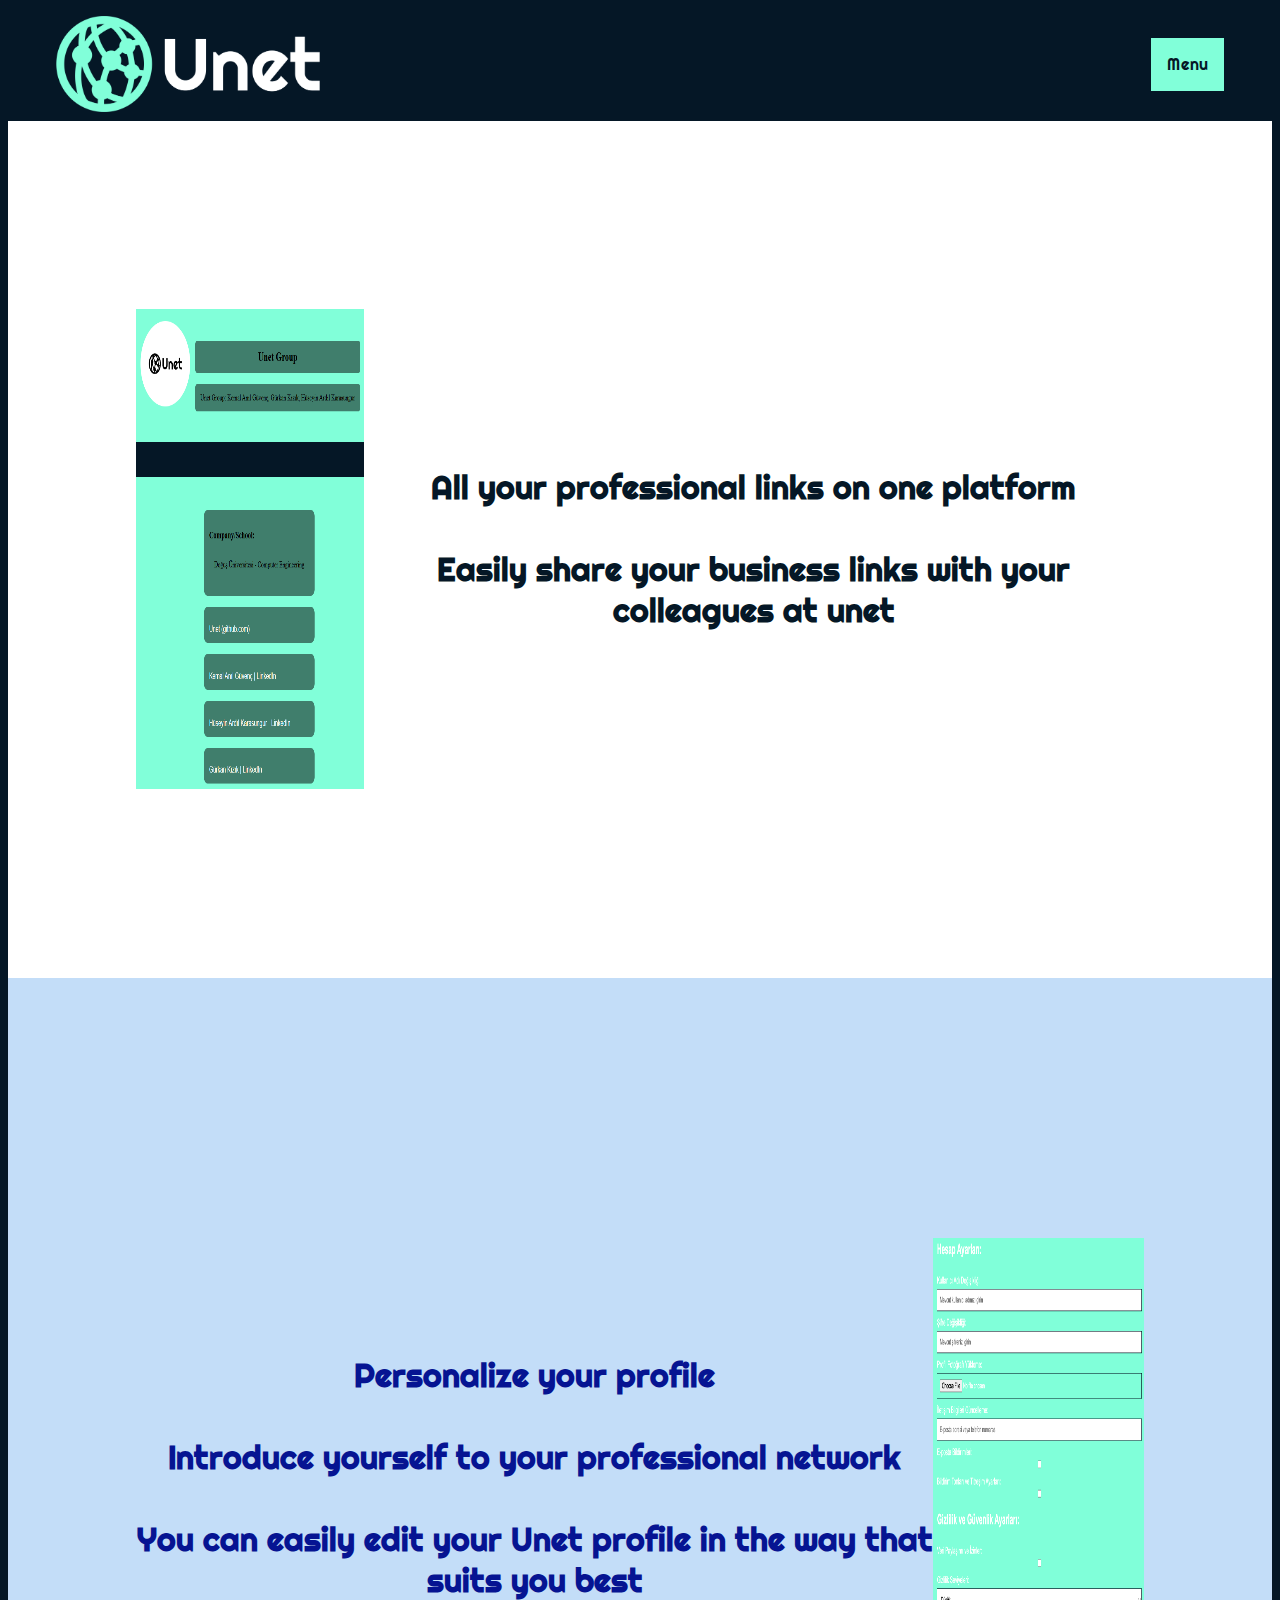
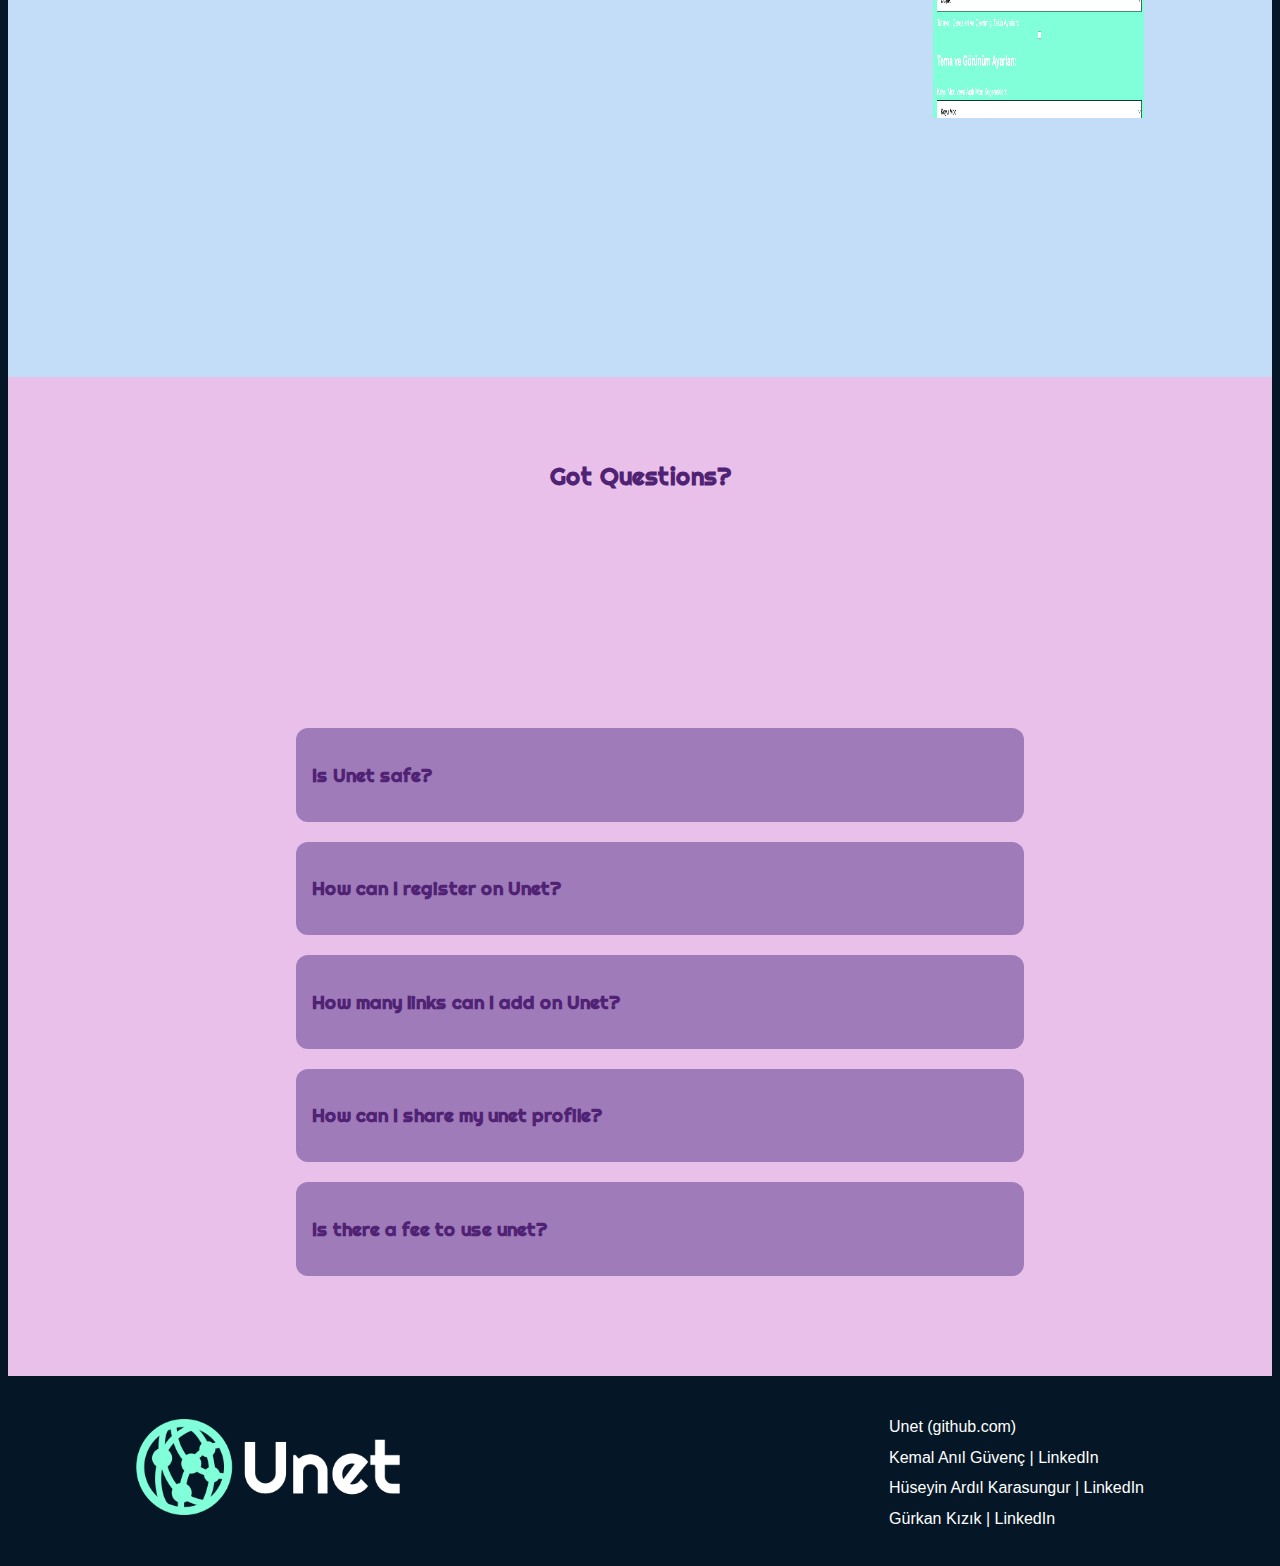
<file: html/index.html>
<html lang="en">

<head>
    <title>Unet | Welcome</title>
    <link rel="icon" href="../img/unet-favicon.png">
    <link rel="stylesheet" href="../css/index.css">
    <link href='https://fonts.googleapis.com/css?family=Righteous' rel='stylesheet'>
    <script src="../js/accordion.js"></script>
</head>

<body>
    <div class="header-container">
        <div class="logo-container">
            <img class="logo" src="../img/logo-no-background.png" />
        </div>
        <div class="dropdown">
            <button class="dropbtn">Menu</button>
            <div class="dropdown-content">
                <a href="logIn.html">Log In</a>
                <a href="register.html">Register</a>
                <a href="profile.html">Profile</a>
            </div>
        </div>
    </div>
    <div class="first-body frame">
        <div>
            <img class="brand-image" src="../img/profile.png">
        </div>
        <div>
            <h1 class="first-body-header">
                All your professional links on one platform <br> <br>
                Easily share your business links with your colleagues at unet
            </h1>
        </div>
    </div>
    <div class="second-body frame">
        <h1 class="second-body-header">
            Personalize your profile<br> <br>
            Introduce yourself to your professional network<br> <br>
            You can easily edit your Unet profile in the way that suits you best
        </h1>
        <div>
            <img class="brand-image" src="../img/settings.png">
        </div>
    </div>
    <div class="third-body frame">
        <h2 class="third-body-header">
            Got Questions?
        </h2>
        <div>
            <ul class="faq">
                <li onclick="accordion('answer1')">
                    <h3 class="title">
                        Is Unet safe?
                    </h3>
                    <div id="answer1" class="hide">
                        <p>
                            Unet uses encryption method to secure your data.
                        </p>
                    </div>
                </li>
                <li onclick="accordion('answer2')">
                    <h3>
                        How can I register on Unet?
                    </h3>
                    <div id="answer2" class="hide">
                        <p>
                            You can easily sign up with your username, e-mail, and password from the "Sign Up" button
                            above.
                        </p>
                    </div>
                </li>
                <li onclick="accordion('answer3')">
                    <h3>
                        How many links can I add on Unet?
                    </h3>
                    <div id="answer3" class="hide">
                        <p>
                            The number of links you can add is currently 4 links, but it will increase in future
                            versions.
                        </p>
                    </div>
                </li>
                <li onclick="accordion('answer4')">
                    <h3>
                        How can I share my unet profile?
                    </h3>
                    <div id="answer4" class="hide">
                        <p>
                            You can easily share your account with anyone you want by sharing the URL of your account
                            page.
                        </p>
                    </div>
                </li>
                <li onclick="accordion('answer5')">
                    <h3>
                        Is there a fee to use unet?
                    </h3>
                    <div id="answer5" class="hide">
                        <p>
                            Using Unet is completely free.
                        </p>
                    </div>
                </li>
            </ul>
        </div>
    </div>
    <div class="bottom-container frame">
        <div>
            <img class="bottom-logo" src="../img/logo-no-background.png" />
        </div>
        <div class="link-container">
            <a href="https://github.com/Unet-Your-Network">Unet (github.com)</a>
            <a href="https://www.linkedin.com/in/kemal-anil-guvenc/">
                Kemal Anıl Güvenç | LinkedIn
            </a>
            <a href="https://www.linkedin.com/in/huseyinardilkarasungur/">
                Hüseyin Ardıl Karasungur | LinkedIn
            </a>
            <a href="https://www.linkedin.com/in/gurkankizik/">
                Gürkan Kızık | LinkedIn
            </a>
        </div>
    </div>
</body>

</html>
</file>
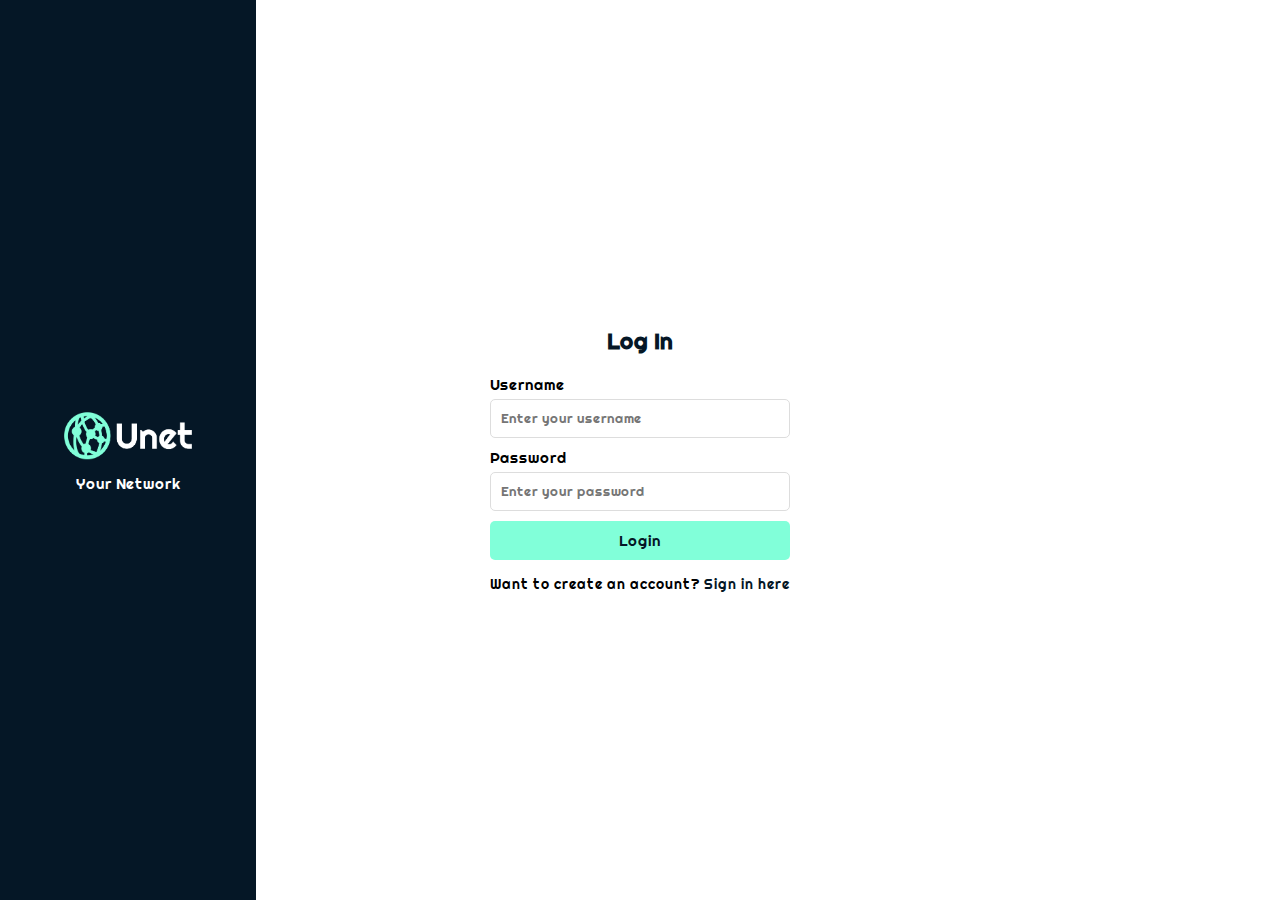
<file: html/logIn.html>
<html>

<head>
  <title>Unet | Login</title>
  <link rel="icon" href="../img/unet-favicon.png">
  <link href='https://fonts.googleapis.com/css?family=Righteous' rel='stylesheet'>
  <link rel="stylesheet" type="text/css" href="../css/logIn.css" />
  <script src="../js/router.js"></script>
</head>

<body>
  <div class="split left">
    <div class="centered">
      <a href="index.html"><img style="width: 100%" ; src="../img/logo-no-background.png" alt="logo"></a>
      <p style="color:white" ;>Your Network</p>
    </div>
  </div>

  <div class="container">
    <div class="card">
      <h2>Log In</h2>
      <form>
        <label for="username">Username</label>
        <input type="text" id="username" placeholder="Enter your username">

        <label for="password">Password</label>
        <input type="password" id="password" placeholder="Enter your password">

        <button type="button" onclick="toProfile()">Login</button>
      </form>
      <div class="switch">Want to create an account? <a href="register.html">Sign in here</a></div>
    </div>
  </div>
</body>

</html>
</file>
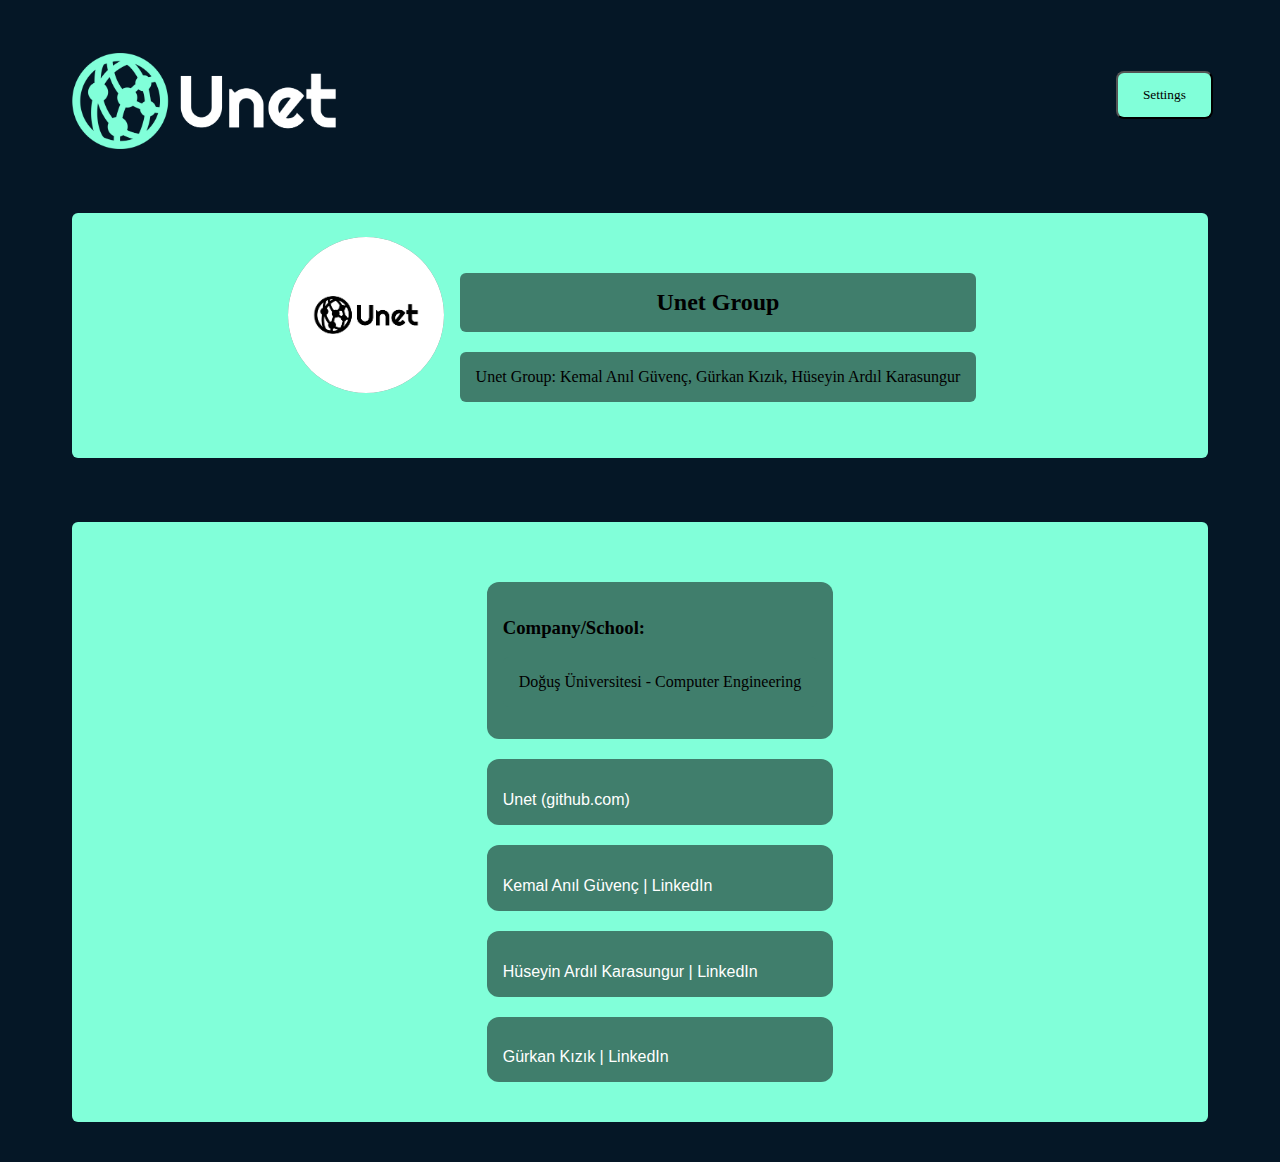
<file: html/profile.html>
<html>

<head>
    <title> Unet | Profile </title>
    <link rel="icon" href="../img/unet-favicon.png">
    <link rel="stylesheet" href="../css/profile.css">
    <script src="../js/router.js"></script>
</head>

<body>
    <div class="header">
        <div class="logo-container">
            <a href="index.html">
                <img class="logo" src="../img/logo-no-background.png" />
            </a>
        </div>
        <div class="button-container">
            <button type="button" onclick="toSettings()">
                Settings
            </button>
        </div>
    </div>
    <div class="container info">
        <img class="avatar" src="../img/logo-black.png">
        <div class="info-container">
            <h2>Unet Group</h2>
            <p>
                Unet Group:
                Kemal Anıl Güvenç,
                Gürkan Kızık,
                Hüseyin Ardıl Karasungur
            </p>
        </div>
    </div>
    <div class="container">
        <ul>
            <li>
                <h3>
                    Company/School:
                </h3>
                <p>
                    Doğuş Üniversitesi - Computer Engineering
                </p>
            </li>
            <li>
                <a class="unet-github-com" href="https://github.com/Unet-Your-Network">Unet (github.com)</a>
            </li>
            <li>
                <a class="kemal-an-l-g-ven-linked-in" href="https://www.linkedin.com/in/kemal-anil-guvenc/">
                    Kemal Anıl Güvenç | LinkedIn
                </a>
            </li>
            <li>
                <a class="h-seyin-ard-l-karasungur-linked-in"
                    href="https://www.linkedin.com/in/huseyinardilkarasungur/">
                    Hüseyin Ardıl Karasungur | LinkedIn
                </a>
            </li>
            <li>
                <a class="g-rkan-k-z-k-linked-in" href="https://www.linkedin.com/in/gurkankizik/">
                    Gürkan Kızık | LinkedIn
                </a>
            </li>
        </ul>
    </div>
</body>

</html>
</file>
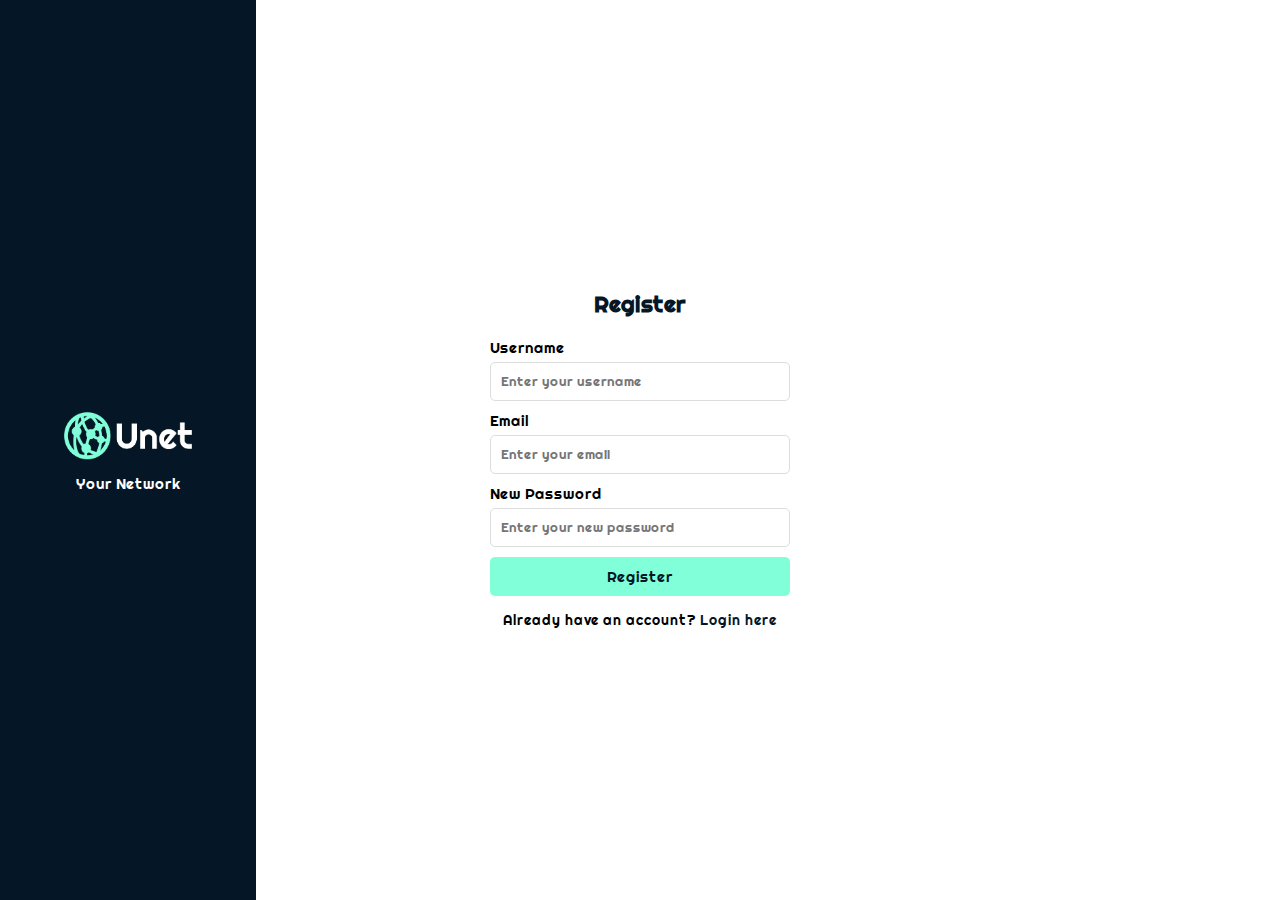
<file: html/register.html>
<html>

<head>
  <title>Unet | Register</title>
  <link rel="icon" href="../img/unet-favicon.png">
  <link href='https://fonts.googleapis.com/css?family=Righteous' rel='stylesheet'>
  <link rel="stylesheet" type="text/css" href="../css/register.css" />
  <script src="../js/router.js"></script>
</head>

<body>
  <div class="split left">
    <div class="centered">
      <a href="index.html"><img style="width: 100%" ; src="../img/logo-no-background.png" alt="logo"></a>
      <p style="color:white" ;>Your Network</p>
    </div>
  </div>

  <div class="container">
    <div class="card">
      <h2>Register</h2>
      <form>
        <label for="username">Username</label>
        <input type="text" id="username" placeholder="Enter your username">

        <label for="email">Email</label>
        <input type="email" id="email" placeholder="Enter your email">

        <label for="new-password">New Password</label>
        <input type="password" id="new-password" placeholder="Enter your new password">

        <button type="button" onclick="toProfile()">Register</button>
      </form>
      <div class="switch">Already have an account? <a href=logIn.html>Login here</a></div>
    </div>
  </div>
</body>

</html>
</file>
<file: css/index.css>
* {
    box-sizing: border-box;
    outline: none;
    font-family: 'Righteous';
}

html {
    overflow-y: scroll;
}

h1 {
    text-align: center;
    font: 700 48px;
    width: auto;
    justify-content: center;
}

h2 {
    text-align: center;
    font: 700 36px;
    justify-content: center;
}

h3 {
    font: 700 30px;
    justify-content: center;
}

p {
    font: 22px;
    justify-content: center;
}

a {
    color: #ffffff;
    font: 400 16px 'Inter', sans-serif;
    display: flex;
    text-align: left;
    align-items: center;
    font-weight: 256px;
    margin-top: 5%;
}

img {
    max-width: 100%;
    width: max-content;
}

body {
    background: #051726;
    display: flex;
    flex-direction: column;
    height: 350vh;
}

div {
    display: flex;
}

.frame {
    padding: 64 128px;
    width: 100%;
    align-items: center;
    position: relative;
    flex-direction: row;
    justify-content: space-between;
    overflow: hidden;
}

.header-container {
    padding: 0 48px;
    position: -webkit-sticky;
    position: sticky;
    top: 0;
    display: flex;
    align-items: center;
    justify-content: space-between;
    width: 100%;
    flex-direction: row;
    height: 4%;
    background: #051726;
    z-index: 1;
}

.first-body {
    height: 30%;
    background: #ffffff;
}

.second-body {
    height: 35%;
    background: #c3ddf8;
}

.third-body {
    flex-direction: column;
    height: 35%;
    background: #e9c0e9;
    gap: 10px;
}

.bottom-container {
    height: 6%;
    background: #051726;
}

.first-body-header {
    color: #051726;
}

.second-body-header {
    color: #061492;

}

.third-body-header {
    color: #502274;
}

ul {
    padding: auto;
    list-style-type: none;
}

ul li {
    padding: 16;
    width: 728px;
    background: #9f7bb9;
    color: #502274;
    margin-bottom: 20px;
    border-radius: 12px;
}

.hide {
    display: none !important
}

.show {
    display: block !important;
}

.button-container {
    display: flex;
    align-content: center;
    flex-direction: row;
}

a.button:link,
a.button:visited {
    border-radius: 8px;
    background-color: #81FFD9;
    color: black;
    margin: 5%;
    padding: 14px 25px;
    text-align: center;
    text-decoration: none;
    display: inline-block;
}

a.button:hover,
a.button:active {
    background-color: #3fc19a;
}

div.logo-container {
    align-items: center;
}

.logo {
    width: 264px;
    height: 96px;
}

.brand-image {
    width: 270;
    height: 480;
}

.bottom-logo {
    width: 264px;
    height: 96px;
}

a:link,
a:visited {
    text-decoration: none;
}

a:hover,
a:active {
    color: #81FFD9;
    text-decoration: underline;
}

.link-container {
    width: auto;
    align-content: center;
    justify-content: flex-start;
    flex-direction: column;
}

/*Dropdown Menu*/

.dropbtn {
    background-color: #81FFD9;
    color: #051726;
    padding: 16px;
    font-size: 16px;
    border: none;
    cursor: pointer;
}

/* The container <div> - needed to position the dropdown content */
.dropdown {
    position: relative;
    display: inline-block;
}

/* Dropdown Content (Hidden by Default) */
.dropdown-content {
    display: none;
    position: absolute;
    background-color: #f9f9f9;
    min-width: 160px;
    box-shadow: 0px 8px 16px 0px rgba(0, 0, 0, 0.2);
    z-index: 1;
}

/* Links inside the dropdown */
.dropdown-content a {
    color: black;
    padding: 12px 16px;
    text-decoration: none;
    display: block;
    font-family: 'Righteous';
}

/* Change color of dropdown links on hover */
.dropdown-content a:hover {
    background-color: #f1f1f1
}

/* Show the dropdown menu on hover */
.dropdown:hover .dropdown-content {
    display: block;
}

/* Change the background color of the dropdown button when the dropdown content is shown */
.dropdown:hover .dropbtn {
    background-color: #81FFD9;
}
</file>
<file: css/logIn.css>
.split {
  height: 100%;
  position: fixed;
  z-index: 1;
  top: 0;
  overflow-x: hidden;
  padding-top: 20px;
}

.left {
  left: 0;
  background-color: #051726;
  width: 20%;
}

.right {
  right: 0;
  background-color: white;
  width: 80%;
}

.centered {
  position: absolute;
  top: 50%;
  left: 50%;
  transform: translate(-50%, -50%);
  text-align: center;
}

body {
  font-family: 'Righteous';
  font-size: 15px;
  margin: 0;
  padding: 0;
}

.container {
  display: flex;
  justify-content: center;
  align-items: center;
  height: 100vh;
}

.card {
  width: 300px;
  background-color: #fff;
  padding: 20px;
  border-radius: 10px;
  /*box-shadow: 0 4px 8px rgba(0, 0, 0, 0.1);  -Burada hafif gölge yapıyor, şimdilik kaldırdım*/
  text-align: center;
}

h2 {
  color: #051726;
  margin-bottom: 20px;
}

form {
  display: flex;
  flex-direction: column;
}

label {
  font-family: 'Righteous';
  font-size: 15px;
  text-align: left;
  margin-bottom: 5px;
}

input {
  padding: 10px;
  margin-bottom: 10px;
  border: 1px solid #ddd;
  border-radius: 5px;
  font-family: 'Righteous';
}

button {
  padding: 10px;
  font-family: 'Righteous';
  font-size: 15px;
  background-color: #81FFD9;
  color: #051726;
  border: none;
  border-radius: 5px;
  cursor: pointer;
}

.switch {
  margin-top: 15px;
  font-size: 14px;
}

.switch a {
  color: #051726;
  text-decoration: none;
}

a:hover,
a:active {
    color: #81FFD9;
}
</file>
<file: css/profile.css>
* {
    box-sizing: border-box;
    outline: none;
    font-family: 'Righteous';
}

h2 {
    background: #407e6c;
    border-radius: 6px;
    padding: 16px;
    text-align: center;
    font: 700 36px;
    justify-content: center;
}

p {
    background: #407e6c;
    border-radius: 6px;
    padding: 16px;
    font: 22px;
    justify-content: center;
}

a {
    color: #ffffff;
    font: 400 16px 'Inter', sans-serif;
    display: flex;
    text-align: left;
    align-items: center;
    font-weight: 256px;
    margin-top: 5%;
}

a:link,
a:visited {
    text-decoration: none;
}

a:hover,
a:active {
    color: #81FFD9;
    text-decoration: underline;
}

img {
    max-width: 100%;
    width: max-content;
}

body {
    background: #051726;
    display: flex;
    flex-direction: column;
}

ul {
    padding: auto;
    list-style-type: none;
}

ul li {
    padding: 16px;
    background: #407e6c;
    margin-top: 20px;
    border-radius: 12px;
}

.header {
    padding: 32 64px;
    flex-direction: row;
    display: flex;
    align-items: center;
    justify-content: space-between;
}

.container {
    display: flex;
    background: #81FFD9;
    justify-content: center;
    align-items: start;
    padding: 24px;
    margin: 32 64px;
    border-radius: 6px;
}

.logo-container {
    align-items: center;
}

.logo {
    width: 264px;
    height: 96px;
}

.avatar {
    width: 156px;
    height: 156px;
    border-radius: 156px;
    background: #407e6c;
}

.info {
    flex-direction: row;
}

.info-container {
    padding: 16px;
    flex-direction: column;
}

button {
    border-radius: 8px;
    background-color: #81FFD9;
    color: black;
    margin: 5%;
    padding: 14px 25px;
    text-align: center;
    text-decoration: none;
    display: inline-block;
}

button:link,
button:visited {
    border-radius: 8px;
    background-color: #81FFD9;
    color: black;
    margin: 5%;
    padding: 14px 25px;
    text-align: center;
    text-decoration: none;
    display: inline-block;
}

button:hover,
button:active {
    background-color: #3fc19a;
}
</file>
<file: css/register.css>
.split {
  height: 100%;
  position: fixed;
  z-index: 1;
  top: 0;
  overflow-x: hidden;
  padding-top: 20px;
}

.left {
  left: 0;
  background-color: #051726;
  width: 20%;
}

.right {
  right: 0;
  background-color: white;
  width: 80%;
}

.centered {
  position: absolute;
  top: 50%;
  left: 50%;
  transform: translate(-50%, -50%);
  text-align: center;
}

body {
  font-family: 'Righteous';
  font-size: 15px;
  margin: 0;
  padding: 0;
}

.container {
  display: flex;
  justify-content: center;
  align-items: center;
  height: 100vh;
}

.card {
  width: 300px;
  background-color: #fff;
  padding: 20px;
  border-radius: 10px;
  /*box-shadow: 0 4px 8px rgba(0, 0, 0, 0.1);*/ 
  text-align: center;
}

h2 {
  color: #051726;
  margin-bottom: 20px;
}

form {
  display: flex;
  flex-direction: column;
}

label {
  font-family: 'Righteous';
  font-size: 15px;
  text-align: left;
  margin-bottom: 5px;
}

input {
  padding: 10px;
  margin-bottom: 10px;
  border: 1px solid #ddd;
  border-radius: 5px;
  font-family: 'Righteous';
}

button {
  padding: 10px;
  font-family: 'Righteous';
  font-size: 15px;
  background-color: #81FFD9;
  color: #051726;
  border: none;
  border-radius: 5px;
  cursor: pointer;
}

.switch {
  margin-top: 15px;
  font-size: 14px;
}

.switch a {
  color: #051726;
  text-decoration: none;
}

a:hover,
a:active {
    color: #81FFD9;
}
</file>
